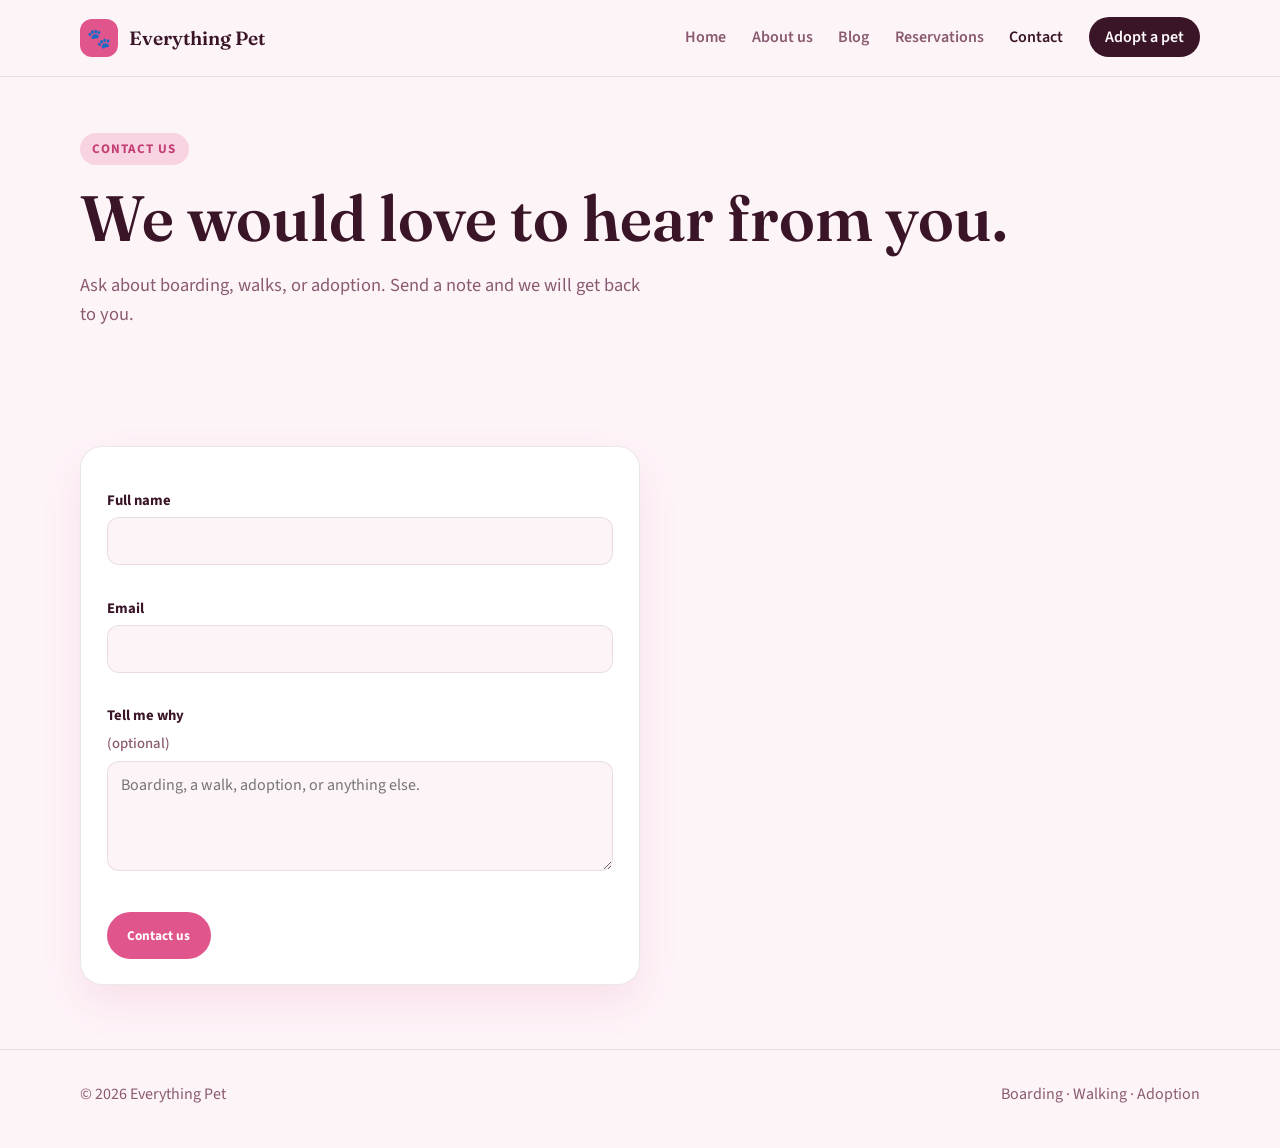
<file: contact.html>
<!DOCTYPE html>
<html lang="en">
<head>
  <meta charset="UTF-8">
  <meta name="viewport" content="width=device-width, initial-scale=1.0">
  <title>Everything Pet · Contact</title>
  <link rel="preconnect" href="https://fonts.googleapis.com">
  <link rel="preconnect" href="https://fonts.gstatic.com" crossorigin>
  <link href="https://fonts.googleapis.com/css2?family=Fraunces:opsz,wght@9..144,500;9..144,600;9..144,700&family=Source+Sans+3:wght@400;600;700&display=swap" rel="stylesheet">
  <link rel="stylesheet" href="css/styles.css">
</head>
<body>
  <header class="site-header">
    <div class="container nav">
      <a class="logo" href="index.html">
        <span class="logo-mark" aria-hidden="true">🐾</span>
        Everything Pet
      </a>
      <button class="menu-toggle" aria-expanded="false" aria-label="Open menu">☰</button>
      <ul class="nav-links">
        <li><a href="index.html">Home</a></li>
        <li><a href="about.html">About us</a></li>
        <li><a href="blog.html">Blog</a></li>
        <li><a href="reservations.html">Reservations</a></li>
        <li><a class="active" href="contact.html">Contact</a></li>
        <li><a class="nav-cta" href="adopt.html">Adopt a pet</a></li>
      </ul>
    </div>
  </header>

  <main>
    <section class="container page-hero">
      <span class="eyebrow">Contact us</span>
      <h1>We would love to hear from you.</h1>
      <p class="lead">Ask about boarding, walks, or adoption. Send a note and we will get back to you.</p>
    </section>

    <section class="container">
      <form id="contact-form" class="contact-card" novalidate>
        <div class="form-grid">
          <label>
            Full name
            <input id="full-name" name="fullName" autocomplete="name" required>
            <span class="field-error" data-error-for="fullName"></span>
          </label>
          <label>
            Email
            <input id="email" name="email" type="email" autocomplete="email" required>
            <span class="field-error" data-error-for="email"></span>
          </label>
          <label>
            Tell me why <span class="optional">(optional)</span>
            <textarea id="why" name="why" placeholder="Boarding, a walk, adoption, or anything else."></textarea>
            <span class="field-error" data-error-for="why"></span>
          </label>
        </div>
        <p class="field-error" data-error-for="form"></p>
        <button type="submit" class="btn btn-primary">Contact us</button>
      </form>

      <div id="confirmation" class="confirmation" hidden role="status">
        <h2>Message sent</h2>
        <p class="muted">Thanks for reaching out. We have your note and will reply by email.</p>
      </div>
    </section>
  </main>

  <footer>
    <div class="container footer-row">
      <span>© 2026 Everything Pet</span>
      <span>Boarding · Walking · Adoption</span>
    </div>
  </footer>
  <script src="js/main.js"></script>
  <script src="js/contact.js"></script>
</body>
</html>
</file>
<file: css/styles.css>
*,
*::before,
*::after {
  box-sizing: border-box;
  margin: 0;
  padding: 0;
}

:root {
  --cream: #fdf4f8;
  --paper: #fffafc;
  --peach: #f8d4e2;
  --ink: #3a1528;
  --muted: #8a5a70;
  --line: rgba(58, 21, 40, 0.1);
  --terracotta: #e0568c;
  --terracotta-dark: #c43d73;
  --sage: #c43d73;
  --sage-soft: #fde8f1;
  --gold: #d47a9c;
  --shadow: 0 18px 40px rgba(224, 86, 140, 0.12);
  --radius: 22px;
  --serif: "Fraunces", Georgia, serif;
  --sans: "Source Sans 3", system-ui, sans-serif;
}

html {
  scroll-behavior: smooth;
}

body {
  font-family: var(--sans);
  background: var(--cream);
  color: var(--ink);
  line-height: 1.6;
  min-height: 100vh;
}

img {
  max-width: 100%;
  display: block;
}

a {
  color: inherit;
  text-decoration: none;
}

button,
input,
select,
textarea {
  font-family: inherit;
}

.container {
  width: min(1120px, calc(100% - 2.5rem));
  margin: 0 auto;
}

/* Header */
.site-header {
  position: sticky;
  top: 0;
  z-index: 40;
  background: rgba(253, 244, 248, 0.88);
  backdrop-filter: blur(16px);
  border-bottom: 1px solid var(--line);
}

.nav {
  display: flex;
  align-items: center;
  justify-content: space-between;
  min-height: 76px;
  gap: 1rem;
}

.logo {
  display: flex;
  align-items: center;
  gap: 0.7rem;
  font-family: var(--serif);
  font-size: 1.2rem;
  font-weight: 600;
}

.logo-mark {
  width: 38px;
  height: 38px;
  border-radius: 12px;
  background: var(--terracotta);
  color: white;
  display: grid;
  place-items: center;
}

.nav-links {
  display: flex;
  align-items: center;
  gap: 1.6rem;
  list-style: none;
}

.nav-links a {
  font-weight: 600;
  color: var(--muted);
}

.nav-links a:not(.nav-cta) {
  position: relative;
  padding-bottom: 0.22rem;
}

.nav-links a:not(.nav-cta)::after {
  content: "";
  position: absolute;
  left: 0;
  right: 0;
  bottom: 0;
  height: 2px;
  background: var(--terracotta);
  transform: scaleX(0);
  transform-origin: left;
  transition: transform 0.2s ease;
}

.nav-links a:hover,
.nav-links a.active {
  color: var(--ink);
}

.nav-links a:not(.nav-cta):hover::after {
  transform: scaleX(1);
}

.nav-cta {
  background: var(--ink);
  color: var(--paper) !important;
  padding: 0.55rem 1rem;
  border-radius: 999px;
}

.menu-toggle {
  display: none;
  border: 0;
  background: transparent;
  font-size: 1.5rem;
  cursor: pointer;
}

/* Hero */
.hero {
  display: grid;
  grid-template-columns: 1.05fr 0.95fr;
  gap: 3rem;
  align-items: center;
  padding: 4.5rem 0 3.5rem;
}

.eyebrow {
  display: inline-block;
  background: var(--peach);
  color: var(--terracotta-dark);
  font-weight: 700;
  font-size: 0.82rem;
  letter-spacing: 0.08em;
  text-transform: uppercase;
  padding: 0.35rem 0.75rem;
  border-radius: 999px;
  margin-bottom: 1rem;
}

h1,
h2,
h3 {
  font-family: var(--serif);
  line-height: 1.15;
  font-weight: 600;
}

h1 {
  font-size: clamp(2.6rem, 5vw, 4.4rem);
  margin-bottom: 1rem;
}

.lead {
  font-size: 1.15rem;
  color: var(--muted);
  max-width: 36rem;
  margin-bottom: 1.8rem;
}

.hero-actions {
  display: flex;
  flex-wrap: wrap;
  gap: 0.8rem;
}

.btn {
  display: inline-flex;
  align-items: center;
  justify-content: center;
  gap: 0.4rem;
  border: 0;
  border-radius: 999px;
  padding: 0.85rem 1.3rem;
  font-weight: 700;
  cursor: pointer;
  transition: transform 0.15s ease, background 0.15s ease;
}

.btn:hover {
  transform: translateY(-1px);
}

.btn-primary {
  background: var(--terracotta);
  color: white;
}

.btn-primary:hover {
  background: var(--terracotta-dark);
}

.btn-secondary {
  background: white;
  color: var(--ink);
  border: 1px solid var(--line);
}

.hero-visual {
  position: relative;
}

.hero-visual img {
  width: 100%;
  height: 520px;
  object-fit: cover;
  border-radius: 36px;
  box-shadow: var(--shadow);
}

.pet-strip-section {
  padding-top: 0;
}

.pet-strip {
  display: grid;
  grid-template-columns: repeat(4, 1fr);
  gap: 1rem;
  margin-top: 1rem;
}

.pet-strip figure {
  margin: 0;
  text-align: center;
}

.pet-strip img {
  width: 100%;
  height: 180px;
  object-fit: cover;
  border-radius: 24px;
  box-shadow: var(--shadow);
}

.pet-strip figcaption {
  margin-top: 0.55rem;
  font-weight: 700;
}

.hero-card {
  position: absolute;
  left: -1.5rem;
  bottom: 1.5rem;
  background: white;
  padding: 1rem 1.2rem;
  border-radius: 18px;
  box-shadow: var(--shadow);
  max-width: 220px;
}

.hero-card strong {
  display: block;
  font-size: 1.4rem;
  font-family: var(--serif);
}

/* Sections */
section {
  padding: 4rem 0;
}

.section-head {
  max-width: 640px;
  margin-bottom: 2.2rem;
}

.section-head h2 {
  font-size: clamp(2rem, 3vw, 2.8rem);
  margin: 0.4rem 0 0.7rem;
}

.muted {
  color: var(--muted);
}

.cards {
  display: grid;
  grid-template-columns: repeat(3, 1fr);
  gap: 1.2rem;
}

.card {
  background: var(--paper);
  border: 1px solid var(--line);
  border-radius: var(--radius);
  padding: 1.4rem;
  box-shadow: var(--shadow);
}

.card h3 {
  font-size: 1.45rem;
  margin: 0.7rem 0 0.5rem;
}

.price {
  font-weight: 700;
  color: var(--sage);
  margin: 0.8rem 0 1rem;
}

.card .btn {
  width: fit-content;
}

.icon-pill {
  width: 48px;
  height: 48px;
  border-radius: 16px;
  display: grid;
  place-items: center;
  background: var(--sage-soft);
  font-size: 1.3rem;
}

.steps {
  display: grid;
  grid-template-columns: repeat(3, 1fr);
  gap: 1.2rem;
}

.step {
  padding: 1.4rem;
  border-radius: var(--radius);
  background: linear-gradient(180deg, #fff 0%, var(--peach) 140%);
  border: 1px solid var(--line);
}

.step-num {
  font-family: var(--serif);
  font-size: 2rem;
  color: var(--terracotta);
}

.band {
  background: var(--ink);
  color: var(--paper);
  border-radius: 32px;
  padding: 3rem;
  display: flex;
  justify-content: space-between;
  align-items: center;
  gap: 1.5rem;
}

.band h2 {
  font-size: 2.2rem;
  margin-bottom: 0.4rem;
}

.band p {
  color: rgba(255, 253, 249, 0.78);
}

.band-actions {
  display: flex;
  flex-wrap: wrap;
  gap: 0.7rem;
  justify-content: flex-end;
}

.btn-ghost {
  background: transparent;
  color: var(--paper);
  border: 1px solid rgba(255, 253, 249, 0.35);
}

.btn-ghost:hover {
  background: rgba(255, 253, 249, 0.1);
}

.pet-grid {
  display: grid;
  grid-template-columns: repeat(3, 1fr);
  gap: 1.2rem;
}

.pet-card {
  background: white;
  border-radius: var(--radius);
  overflow: hidden;
  border: 1px solid var(--line);
  box-shadow: var(--shadow);
  display: flex;
  flex-direction: column;
}

.pet-card img {
  width: 100%;
  height: 230px;
  object-fit: cover;
}

.pet-body {
  padding: 1.1rem 1.2rem 1.3rem;
  display: flex;
  flex-direction: column;
  gap: 0.4rem;
  flex: 1;
}

.pet-meta {
  display: flex;
  gap: 0.45rem;
  flex-wrap: wrap;
}

.tag {
  background: var(--peach);
  color: var(--terracotta-dark);
  font-size: 0.78rem;
  font-weight: 700;
  padding: 0.2rem 0.55rem;
  border-radius: 999px;
}

.pet-body .btn {
  margin-top: auto;
  width: 100%;
}

.page-hero {
  padding: 3.5rem 0 1.5rem;
}

.about-grid {
  display: grid;
  grid-template-columns: 1.1fr 0.9fr;
  gap: 2rem;
  align-items: center;
}

.about-grid img {
  width: 100%;
  height: 420px;
  object-fit: cover;
  border-radius: 28px;
}

.service-list {
  display: grid;
  gap: 1.2rem;
}

.service {
  display: grid;
  grid-template-columns: 90px 1fr auto;
  gap: 1.2rem;
  align-items: start;
  background: white;
  border: 1px solid var(--line);
  border-radius: var(--radius);
  padding: 1.4rem;
}

.service img {
  width: 90px;
  height: 90px;
  object-fit: cover;
  border-radius: 18px;
}

.service .btn {
  margin-top: 0.9rem;
  width: fit-content;
}

.amount {
  font-family: var(--serif);
  font-size: 1.35rem;
  color: var(--sage);
  white-space: nowrap;
  text-align: right;
}

footer {
  border-top: 1px solid var(--line);
  padding: 2rem 0 2.5rem;
  color: var(--muted);
}

.footer-row {
  display: flex;
  justify-content: space-between;
  gap: 1rem;
  flex-wrap: wrap;
}

/* Modal */
.modal-backdrop {
  position: fixed;
  inset: 0;
  background: rgba(42, 34, 24, 0.45);
  display: none;
  align-items: center;
  justify-content: center;
  z-index: 80;
  padding: 1rem;
}

.modal-backdrop.open {
  display: flex;
}

.modal {
  background: white;
  width: min(560px, 100%);
  max-height: 90vh;
  overflow: auto;
  border-radius: 24px;
  padding: 1.5rem;
}

.modal h2 {
  font-size: 1.8rem;
  margin-bottom: 0.3rem;
}

.form-grid {
  display: grid;
  gap: 0.8rem;
  margin-top: 1rem;
}

label {
  display: grid;
  gap: 0.3rem;
  font-weight: 700;
  font-size: 0.92rem;
}

[hidden] {
  display: none !important;
}

input,
select,
textarea {
  border: 1px solid var(--line);
  border-radius: 12px;
  padding: 0.75rem 0.85rem;
  font-size: 1rem;
  background: var(--cream);
}

select {
  padding-right: 2.2rem;
}

textarea {
  min-height: 110px;
  resize: vertical;
}

.form-actions {
  display: flex;
  gap: 0.7rem;
  justify-content: flex-end;
  margin-top: 0.4rem;
}

.toast {
  position: fixed;
  right: 1.2rem;
  bottom: 1.2rem;
  background: var(--sage);
  color: white;
  padding: 0.9rem 1.1rem;
  border-radius: 14px;
  display: none;
  z-index: 90;
}

.toast.show {
  display: block;
}

.contact-card {
  background: white;
  border: 1px solid var(--line);
  border-radius: var(--radius);
  padding: 1.6rem;
  box-shadow: var(--shadow);
  max-width: 560px;
}

.contact-card .btn {
  margin-top: 0.6rem;
}

.optional {
  font-weight: 500;
  color: var(--muted);
}

.field-error {
  color: var(--terracotta-dark);
  font-weight: 600;
  font-size: 0.85rem;
  min-height: 1em;
}

input.invalid,
textarea.invalid {
  border-color: var(--terracotta);
}

.confirmation {
  background: white;
  border: 1px solid var(--line);
  border-radius: var(--radius);
  padding: 1.6rem;
  box-shadow: var(--shadow);
  max-width: 560px;
}

.confirmation h2 {
  font-size: 1.8rem;
  margin-bottom: 0.4rem;
}

.modal .confirmation {
  box-shadow: none;
  border: 0;
  padding: 0;
  max-width: none;
}

.modal .confirmation .btn {
  margin-top: 1rem;
}

.pet-fields {
  display: grid;
  gap: 0.8rem;
}

.pet-row {
  display: grid;
  gap: 0.7rem;
  background: var(--cream);
  border-radius: 16px;
  padding: 0.9rem;
}

.pet-row-title {
  font-weight: 700;
}

.owner-card {
  display: grid;
  gap: 0.8rem;
  background: var(--cream);
  border: 1px solid rgba(58, 21, 40, 0.18);
  border-radius: 16px;
  padding: 1rem;
}

.owner-card-title {
  font-weight: 700;
}

.owner-card input {
  background: #fff;
}

.check-row {
  display: flex;
  flex-direction: row;
  align-items: center;
  justify-content: flex-start;
  gap: 0.6rem;
}

.check-row input[type="checkbox"] {
  width: 1.15rem;
  height: 1.15rem;
  margin: 0;
  padding: 0;
  flex-shrink: 0;
  accent-color: var(--terracotta);
  border: 0;
  border-radius: 0;
  background: transparent;
  appearance: checkbox;
  -webkit-appearance: checkbox;
}

.check-row label {
  display: inline;
  margin: 0;
  font-weight: 700;
}

.reserve-total {
  font-size: 1.15rem;
  margin: 0.6rem 0 0.2rem;
}

.reservation-list {
  display: grid;
  gap: 1rem;
  padding-bottom: 3rem;
}

.reservation-card {
  background: white;
  border: 1px solid var(--line);
  border-radius: var(--radius);
  padding: 1.3rem 1.4rem;
  box-shadow: var(--shadow);
}

.reservation-card h2 {
  font-size: 1.5rem;
  margin: 0.5rem 0 0.2rem;
}

.empty-state .btn {
  margin-top: 1rem;
}

.empty-state {
  grid-column: 1 / -1;
  text-align: center;
  padding: 3rem 1rem;
  background: white;
  border-radius: var(--radius);
  border: 1px dashed var(--line);
}

.blog-grid {
  display: grid;
  grid-template-columns: 1fr 1fr;
  gap: 1.2rem;
}

.blog-card {
  background: #fff;
  border-radius: var(--radius);
  overflow: hidden;
  border: 1px solid var(--line);
  box-shadow: var(--shadow);
  display: flex;
  flex-direction: column;
  min-width: 0;
  transition: transform 0.15s ease;
}

.blog-card:hover {
  transform: translateY(-2px);
}

.blog-card-media {
  aspect-ratio: 16 / 10;
  overflow: hidden;
  background: var(--peach);
}

.blog-card-media img {
  width: 100%;
  height: 100%;
  object-fit: cover;
  display: block;
}

.blog-card-body {
  padding: 1.2rem 1.3rem 1.4rem;
  display: flex;
  flex-direction: column;
  gap: 0.45rem;
  flex: 1;
  min-width: 0;
  background: #fff;
}

.blog-card h2 {
  font-size: 1.45rem;
}

.blog-card-link {
  margin-top: auto;
  padding-top: 0.6rem;
  font-weight: 700;
  color: var(--terracotta-dark);
}

.back-link {
  display: inline-block;
  font-weight: 700;
  color: var(--terracotta-dark);
  margin-bottom: 0.9rem;
}

.article {
  padding-bottom: 4rem;
}

.article-hero img {
  width: 100%;
  height: 380px;
  object-fit: cover;
  border-radius: 28px;
  box-shadow: var(--shadow);
}

.article-body {
  max-width: 720px;
  margin: 1.6rem auto 0;
  display: grid;
  gap: 1rem;
  font-size: 1.08rem;
}

@media (max-width: 900px) {
  .hero,
  .about-grid,
  .cards,
  .steps,
  .pet-grid,
  .blog-grid,
  .service {
    grid-template-columns: 1fr;
  }

  .pet-strip {
    grid-template-columns: 1fr 1fr;
  }

  .hero-visual img,
  .about-grid img,
  .article-hero img {
    height: 340px;
  }

  .hero-card {
    left: 1rem;
  }

  .band {
    flex-direction: column;
    text-align: center;
  }

  .band-actions {
    justify-content: center;
  }

  .menu-toggle {
    display: block;
  }

  .nav-links {
    display: none;
    position: absolute;
    top: 76px;
    left: 0;
    right: 0;
    background: var(--cream);
    padding: 1rem 1.25rem 1.4rem;
    flex-direction: column;
    align-items: flex-start;
    border-bottom: 1px solid var(--line);
  }

  .nav-links.open {
    display: flex;
  }

  .amount {
    text-align: left;
  }

  .page-hero {
    padding: 1.6rem 0 0.6rem;
  }

  .page-hero .lead {
    font-size: 1rem;
    margin-bottom: 0;
  }

  .blog-section {
    padding: 1.1rem 0 2.4rem;
  }

  .blog-card-media {
    aspect-ratio: 16 / 9;
  }

  .blog-card-body {
    padding: 0.95rem 1rem 1.1rem;
  }

  .blog-card h2 {
    font-size: 1.2rem;
    line-height: 1.25;
  }

  .blog-card .muted {
    font-size: 0.92rem;
    display: -webkit-box;
    -webkit-line-clamp: 2;
    -webkit-box-orient: vertical;
    overflow: hidden;
  }

  .blog-card-link {
    padding-top: 0.25rem;
    font-size: 0.9rem;
  }

  .article-hero img {
    height: 220px;
  }
}
</file>
